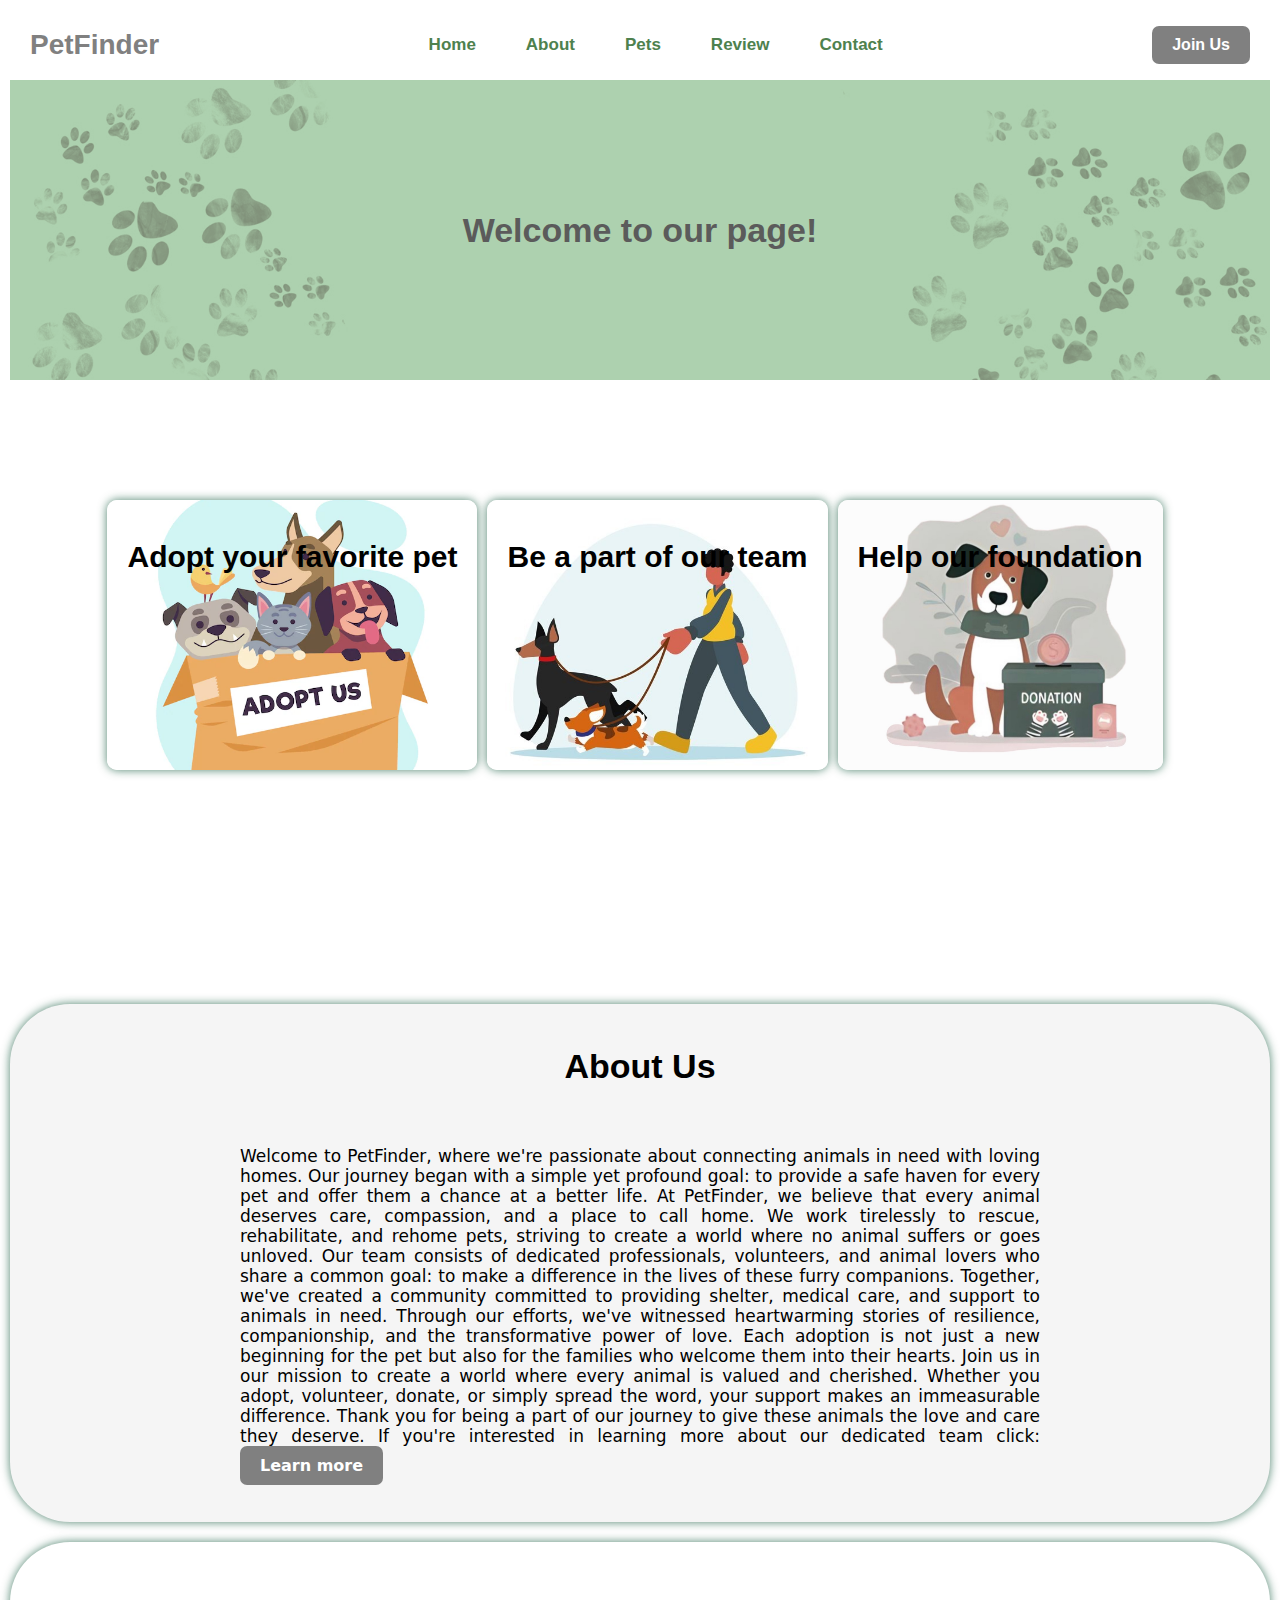
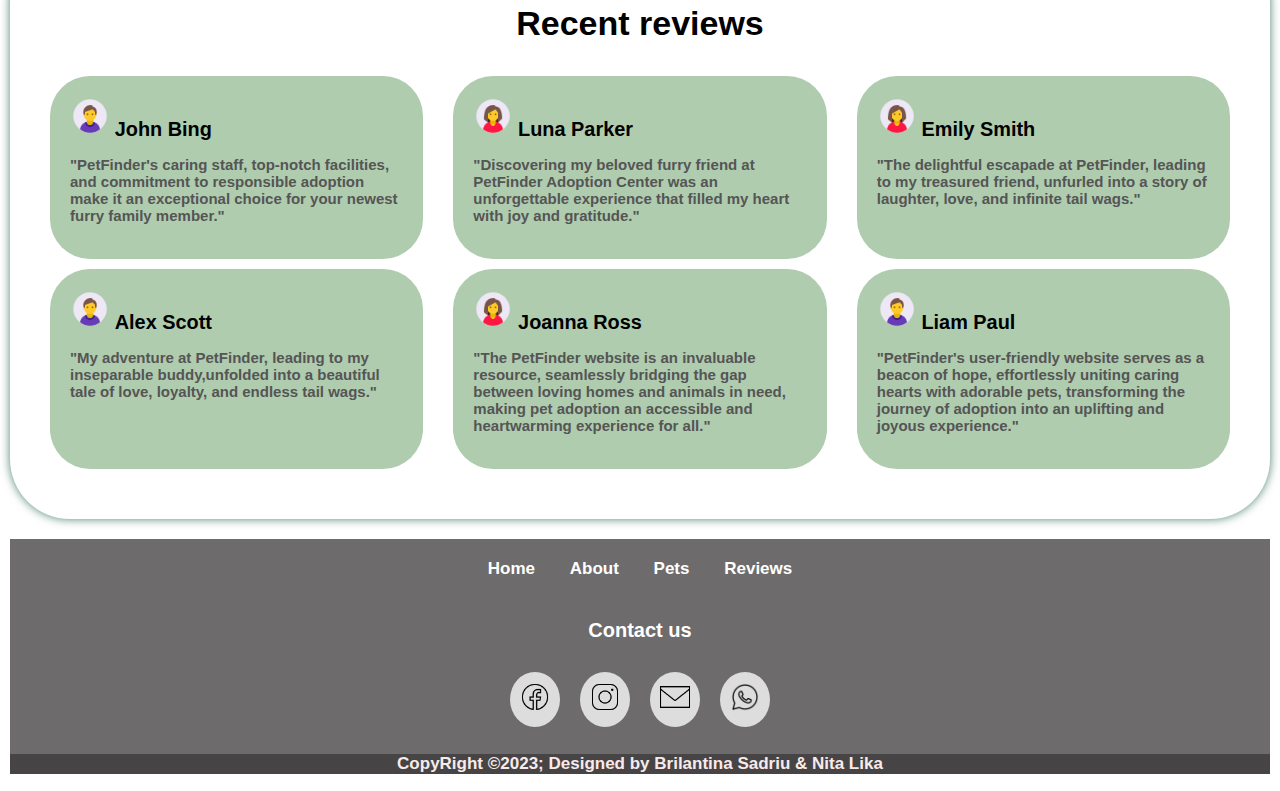
<file: index.html>
<!DOCTYPE html>
<html lang="en">
  <head>
    <title>PetFinder</title>
    <link rel="stylesheet" href="style.css" />
  </head>
  <body>
    <!--header-->
    <section id="home">
    <header>
      <div class="container">
        <a href="#" class="logo">PetFinder</a>
        <nav class="navbar">
          <a href="index.html">Home</a>
          <a href="#aboutus">About</a>
          <a href="adopt.html" target="_blank">Pets</a>
          <a href="#reviews">Review</a>
          <a href="#contact">Contact</a>
        </nav>
        <a href="join.html" class="button" target="_blank">Join Us</a>
      </div>
    </header>
  </section>
    <!--header ends-->

    <!--Main-->
    <div class="main">
      <div class="Welcome">
        <h1>Welcome to our page!</h1>
      </div>
      <div class="box">
        <a href="adopt.html" target="_blank" class="Adopting">
          <div>
            <h1>Adopt your favorite pet</h1>
          </div>
        </a>
        <a href="volunteer.html" target="_blank" class="Volunteering">
          <div>
            <h1>Be a part of our team</h1>
          </div>
        </a>
        <a href="donate.html" target="_blank" class="Charity">
          <div>
            <h1>Help our foundation</h1>
          </div>
        </a>
      </div>
    </div>
    <!--Main ends-->
    <!--About us-->
    <section id="aboutus">
      <div class="box2">
        <div class="aboutus">
          <h1>About Us</h1>
        </div>
        <div class="text">
          <p>
            Welcome to PetFinder, where we're passionate about connecting
            animals in need with loving homes. Our journey began with a simple
            yet profound goal: to provide a safe haven for every pet and offer
            them a chance at a better life. At PetFinder, we believe that every
            animal deserves care, compassion, and a place to call home. We work
            tirelessly to rescue, rehabilitate, and rehome pets, striving to
            create a world where no animal suffers or goes unloved. Our team
            consists of dedicated professionals, volunteers, and animal lovers
            who share a common goal: to make a difference in the lives of these
            furry companions. Together, we've created a community committed to
            providing shelter, medical care, and support to animals in need.
            Through our efforts, we've witnessed heartwarming stories of
            resilience, companionship, and the transformative power of love.
            Each adoption is not just a new beginning for the pet but also for
            the families who welcome them into their hearts. Join us in our
            mission to create a world where every animal is valued and
            cherished. Whether you adopt, volunteer, donate, or simply spread
            the word, your support makes an immeasurable difference. Thank you
            for being a part of our journey to give these animals the love and
            care they deserve. If you're interested in learning more about our
            dedicated team click:

            <a href="learnmore.html" class="button">Learn more</a>
          </p>
        </div>
      </div>
    </section>
    <!--About us ends-->
    <!--Reviews-->
    <section id="reviews">
      <div class="box3">
        <div class="titulli">
          <h1>Recent reviews</h1>
        </div>
        <div class="review">
          <img src="img/john.png" />
          <h3>John Bing</h3>
          <p>
            "PetFinder's caring staff, top-notch facilities, and commitment to
            responsible adoption make it an exceptional choice for your newest
            furry family member."
          </p>
        </div>

        <div class="review">
          <img src="img/woman.png" />
          <h3>Luna Parker</h3>
          <p>
            "Discovering my beloved furry friend at PetFinder Adoption Center
            was an unforgettable experience that filled my heart with joy and
            gratitude."
          </p>
        </div>

        <div class="review">
          <img src="img/woman.png" />
          <h3>Emily Smith</h3>
          <p>
            "The delightful escapade at PetFinder, leading to my treasured
            friend, unfurled into a story of laughter, love, and infinite tail
            wags."
          </p>
        </div>

        <div class="review">
          <img src="img/john.png" />
          <h3>Alex Scott</h3>
          <p>
            "My adventure at PetFinder, leading to my inseparable buddy,unfolded
            into a beautiful tale of love, loyalty, and endless tail wags."
          </p>
        </div>

        <div class="review">
          <img src="img/woman.png" />
          <h3>Joanna Ross</h3>
          <p>
            "The PetFinder website is an invaluable resource, seamlessly
            bridging the gap between loving homes and animals in need, making
            pet adoption an accessible and heartwarming experience for all."
          </p>
        </div>

        <div class="review">
          <img src="img/john.png" />
          <h3>Liam Paul</h3>
          <p>
            "PetFinder's user-friendly website serves as a beacon of hope,
            effortlessly uniting caring hearts with adorable pets, transforming
            the journey of adoption into an uplifting and joyous experience."
          </p>
        </div>
      </div>
    </section>
    <!--Reviews end-->
    <!--Footer-->
    <footer>
      <section id="contact">
        <div class="about">
          <ul>
            <li><a href="#home">Home</a></li>
            <li><a href="#aboutus">About</a></li>
            <li><a href="adopt.html">Pets</a></li>
            <li><a href="#reviews">Reviews</a></li>
          </ul>
        </div>
        <div class="footer">
          <h3>Contact us</h3>
          <div class="contact">
            <a href="https://www.facebook.com/" target="_blank"
              ><img src="img/fb.png" alt="Facebook"
            /></a>
            <a href="https://www.instagram.com/" target="_blank"
              ><img src="img/insta.png" alt="Instagram"
            /></a>
            <a href="https://mail.google.com/" target="_blank"
              ><img src="img/email.png" alt="Email"
            /></a>
            <a href="https://www.whatsapp.com/" target="_blank"
              ><img src="img/whatsapp2.png"
            /></a>
          </div>
        </div>
        <div class="bottom">
          <p>CopyRight &copy;2023; Designed by Brilantina Sadriu & Nita Lika</p>
        </div>
      </section>

      <!--Footer end-->
    </footer>
  </body>
</html>
</file>
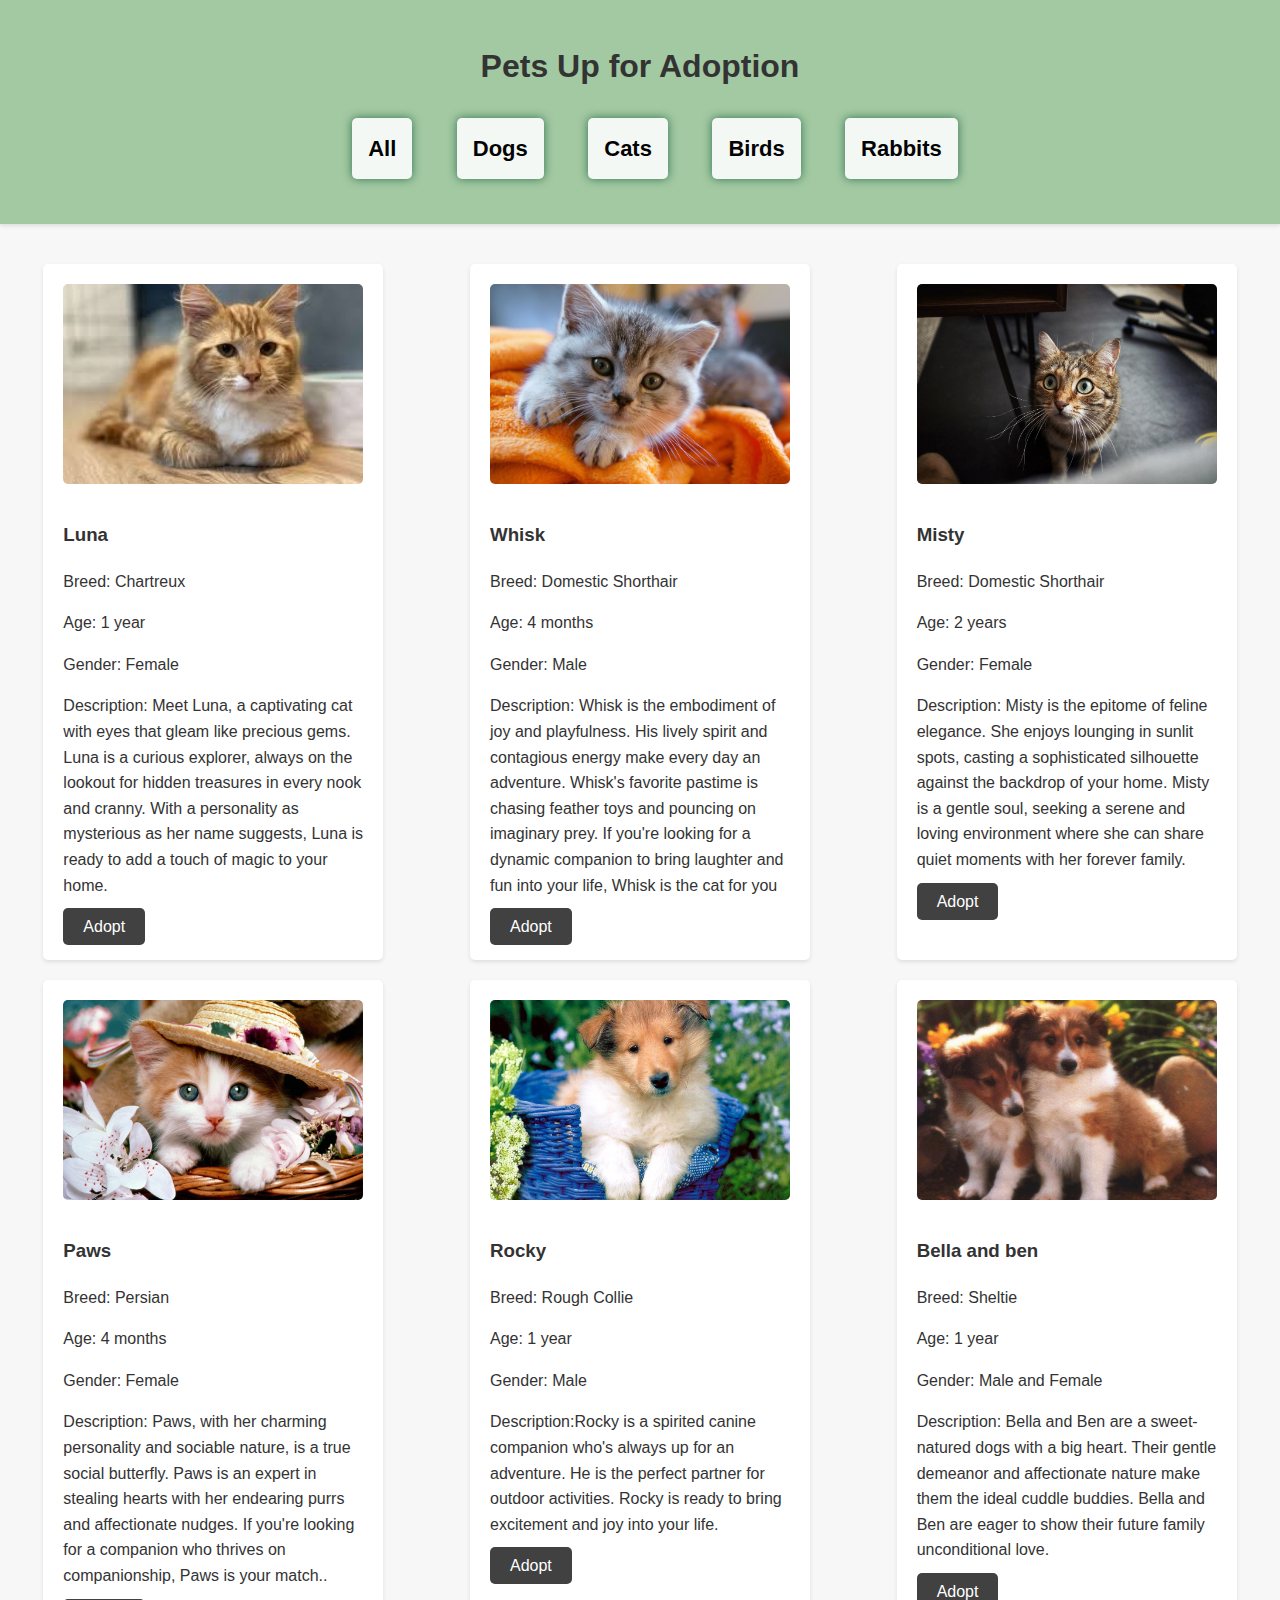
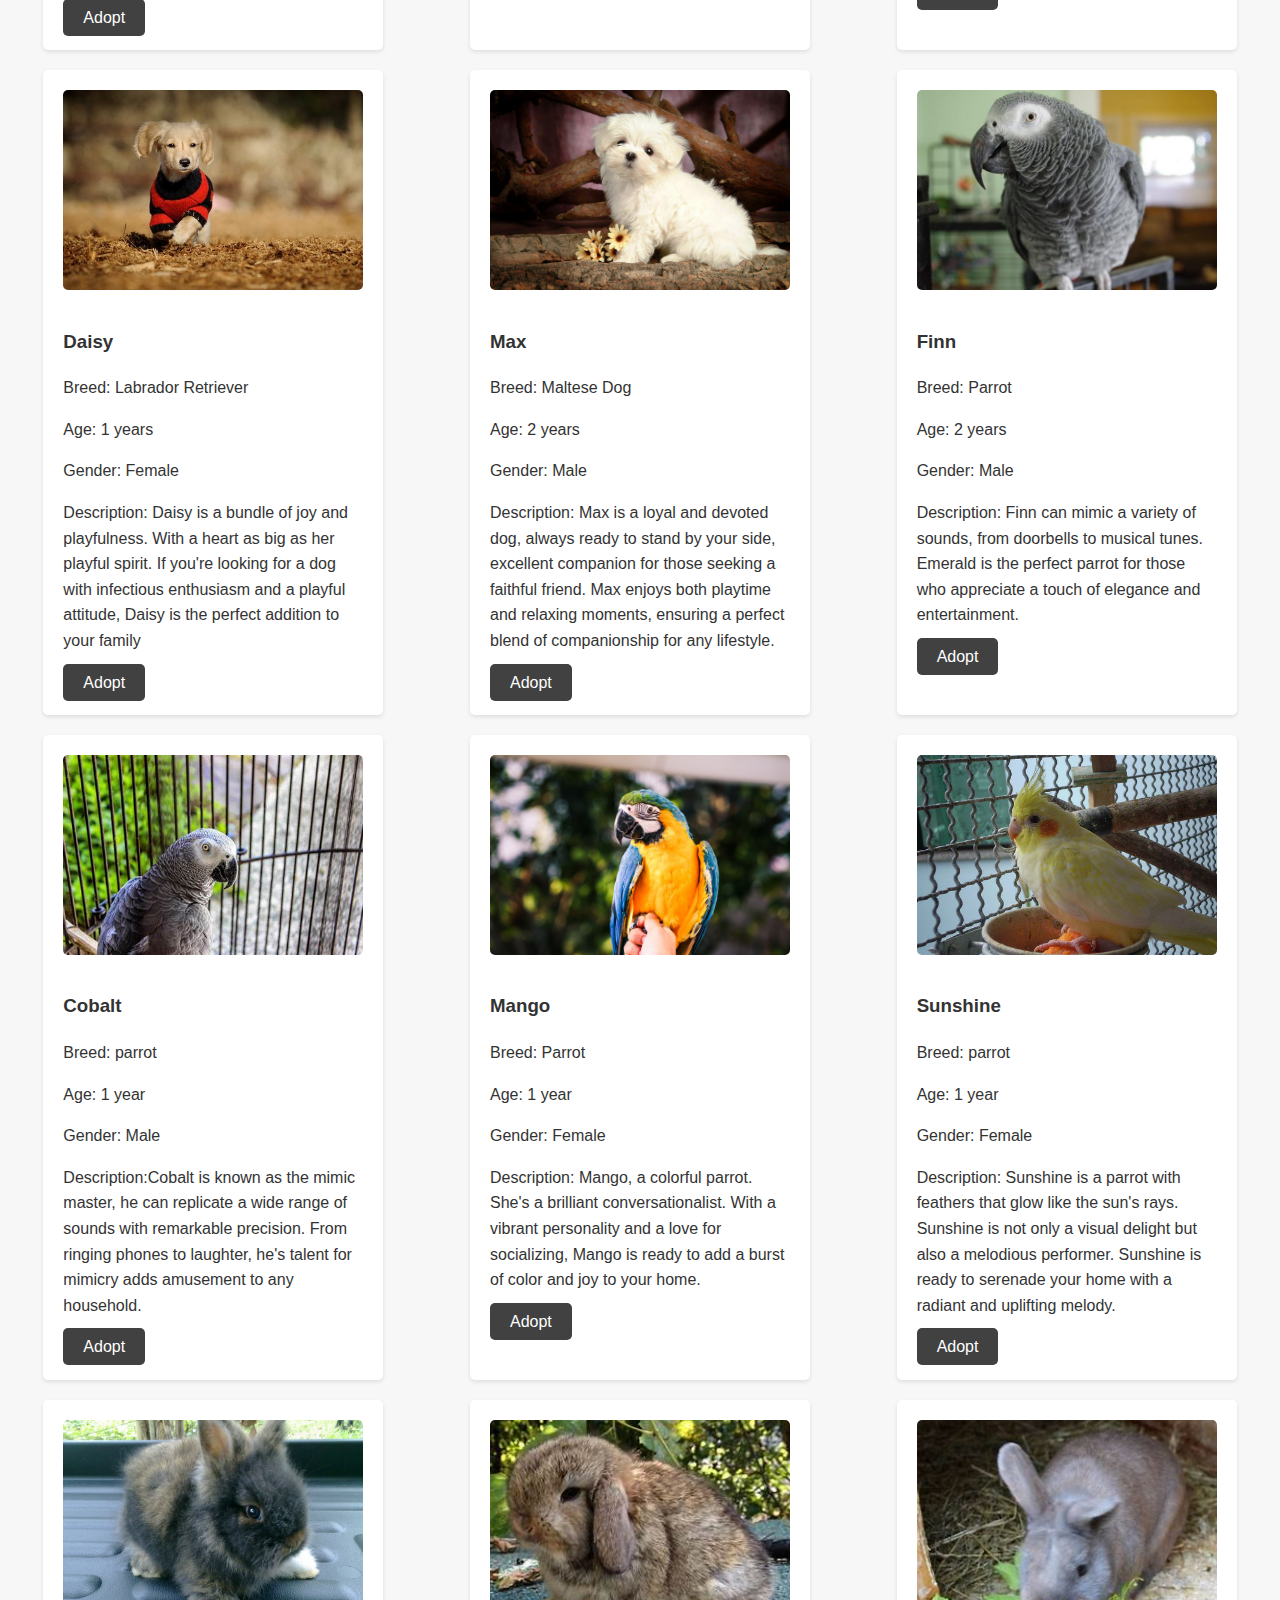
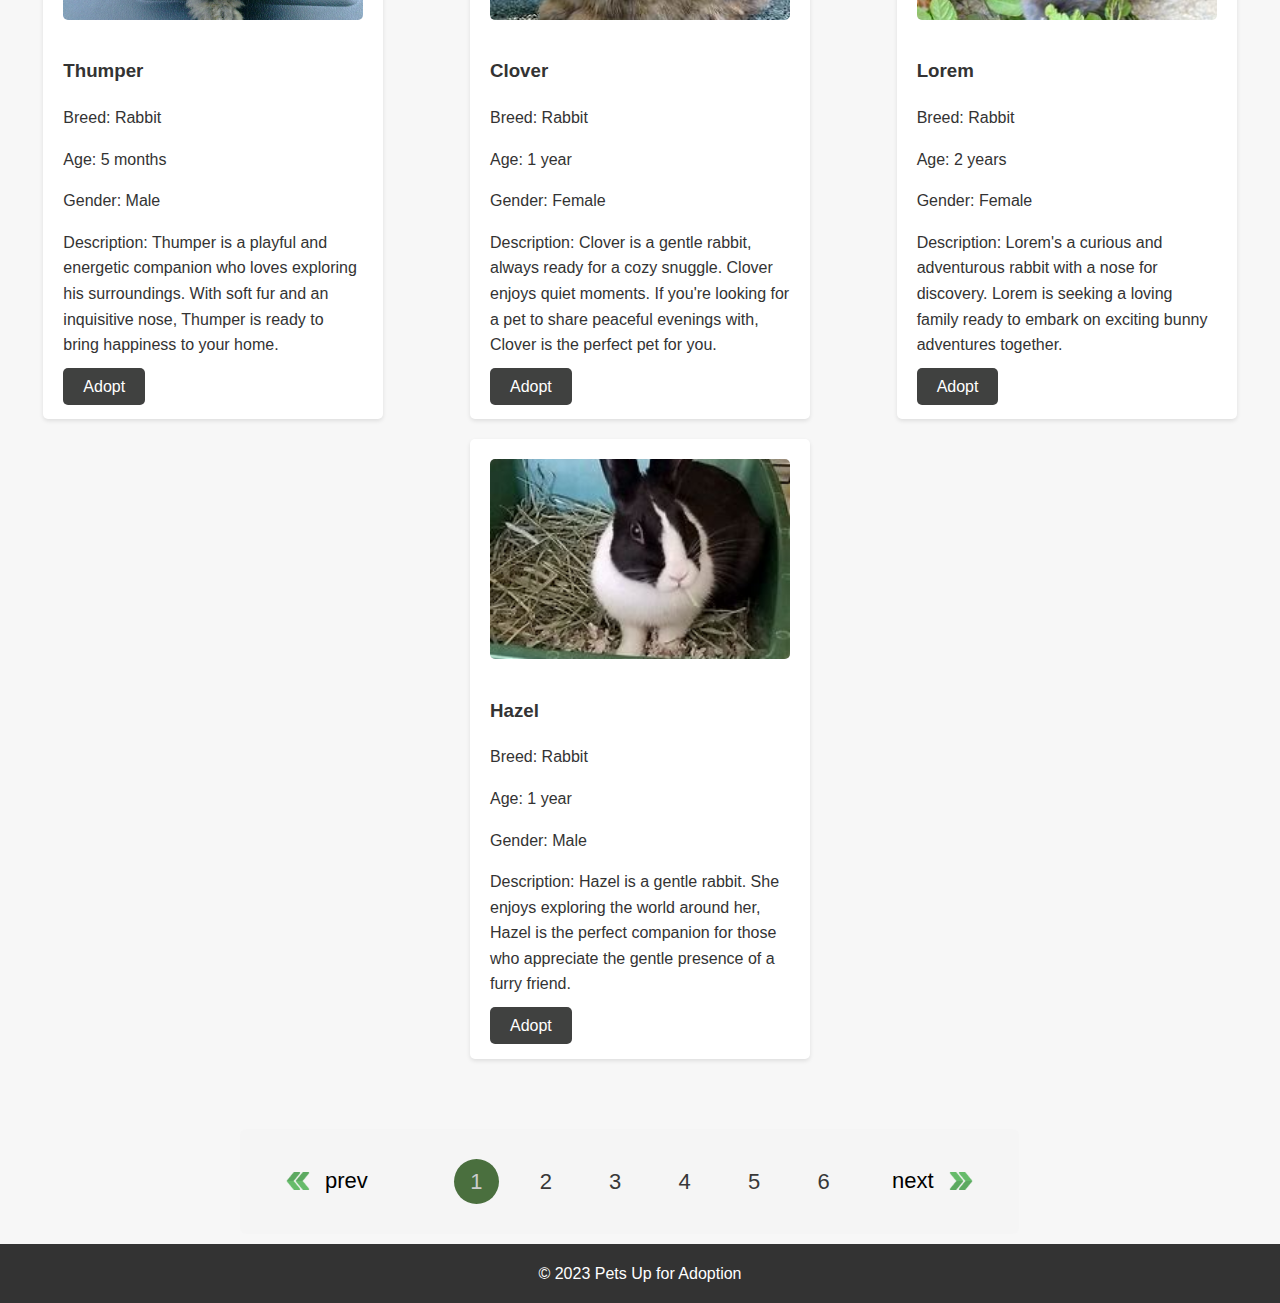
<file: adopt.html>
<!DOCTYPE html>
<html lang="en">

<head>
  <meta charset="UTF-8" />
  <meta name="viewport" content="width=device-width, initial-scale=1.0" />
  <title>Pets Up for Adoption</title>
  <style>
    body {
      font-family: Arial, sans-serif;
      margin: 0;
      padding: 0;
      line-height: 1.6;
      background-color: #f7f7f7;
      color: #333;
    }

    header {
      background-color: rgb(162, 201, 162);
      box-shadow: 0px 2px 4px rgba(0, 0, 0, 0.1);
      padding: 20px 0;
    }

    header h1 {
      text-align: center;
      margin-bottom: 10px;
      color: #333;
    }

    nav ul {
      text-align: center;
    }

    nav ul li {
      display: inline;
      margin-right: 20px;
    }

    nav ul li a {
      text-decoration: none;
      color: #555;
      transition: color 0.3s ease;
      font-family: sans-serif;
      font-weight: bold;
    }

    nav ul li a:hover {
      color: #333;
    }

    .button {
      display: inline-block;
      padding: 8px 16px;
      text-align: center;
      text-decoration: none;
      background-color: rgb(244, 248, 244);
      color: #030303;
      border-radius: 5px;
      margin: 5px;
      box-shadow: 0 0 10px rgba(4, 79, 48, 0.7);
    }

    .button:hover {
      background-color: #ddd;
    }

    .section {
      padding: 40px 0;
    }

    .pet-container {
      display: flex;
      flex-wrap: wrap;
      justify-content: space-around;
    }

    .pet {
      width: 300px;
      background-color: #fff;
      border-radius: 5px;
      padding: 20px;
      box-shadow: 0px 2px 4px rgba(0, 0, 0, 0.1);
      margin-bottom: 20px;
    }

    .pet img {
      width: 300px;
      height: 200px;
      object-fit: cover;
      border-radius: 5px;
      margin-bottom: 10px;
    }

    .buttonA {
      background-color: #404140;
      color: white;
      padding: 10px 20px;
      border: none;
      border-radius: 5px;
      cursor: pointer;
      transition: background-color 0.3s ease;
      text-decoration: none;
    }

    .buttonA:hover {
      background-color: #cfdbd0;
    }

    footer {
      background-color: #333;
      color: #fff;
      text-align: center;
      padding: 1px ;
    }

    .pagination-container {
            display: flex;
            justify-content: space-between;
            align-items: center;
            margin-left: auto;
            margin-right: auto;
            max-width: 800px;
            padding: 10px 0; 
        }
.pagination{
display: flex;
align-items: center;
background: whitesmoke;
color: #383838;
padding: 10px 40px;
border-radius: 6px;
}

ul{
    margin: 20px 30px;
}

ul li{
    display: inline-block;
    margin: 0 10px;
    width: 45px;
    height: 45px;
    border-radius: 50%;
    text-align: center;
    font-size: 22px;
    font-weight: 500;
    line-height: 45px;
    cursor: pointer;

}

ul li.active{
    color:#ccc;
    background-image: linear-gradient( #4a6f3e,  #4a6f3e);
    background-repeat: no-repeat;
}
.btn1, .btn2{
    display: inline-flex;
    align-items: center;
    font-size: 22px;
    font-weight: 500;
    color: 383838;
    background: transparent;
    outline: none;
    border: none;
    cursor: pointer;
}
.btn1 img{
    width: 24px;
    margin-right: 15px;
    transform:rotate(180deg) ;

}
.btn2 img{
    width: 24px;
    margin-left: 15px;
}

  </style>
</head>

<body>
  <header>
    <div class="container">
      <h1>Pets Up for Adoption</h1>
      <nav>
        <ul class="button-list">
          <li><a href="#available-pets" class="button">All</a></li>
          <li><a href="#how-to-adopt" class="button">Dogs</a></li>
          <li><a href="#contact-us" class="button">Cats</a></li>
          <li><a href="#contact-us" class="button">Birds</a></li>
          <li><a href="#contact-us" class="button">Rabbits</a></li>
        </ul>
      </nav>
    </div>
  </header>

  <main>
    <section id="available-pets" class="section">
      <div class="container pet-container">
        <div class="pet">
          <img src="img/cat1.jpeg" alt="Pet 1" />
          <h3>Luna</h3>
          <p>Breed: Chartreux</p>
          <p>Age: 1 year</p>
          <p>Gender: Female</p>
          <p>Description: Meet Luna, a captivating cat with eyes that gleam like precious gems. Luna is a curious explorer, always on the lookout for hidden treasures in every nook and cranny. With a personality as mysterious as her name suggests, Luna is ready to add a touch of magic to your home.</p>
          <a href="join.html" class="buttonA">Adopt</a>
        </div>
        <div class="pet">
          <img src="img/cat2.jpeg" alt="Pet 2" />
          <h3>Whisk</h3>
          <p>Breed: Domestic Shorthair</p>
          <p>Age: 4 months</p>
          <p>Gender: Male</p>
          <p>Description: Whisk is the embodiment of joy and playfulness. His lively spirit and contagious energy make every day an adventure. Whisk's favorite pastime is chasing feather toys and pouncing on imaginary prey. If you're looking for a dynamic companion to bring laughter and fun into your life, Whisk is the cat for you</p>          
          <a href="join.html" class="buttonA">Adopt</a>
        </div>
        <div class="pet">
          <img src="img/cat3.jpeg" alt="Pet 3" />
          <h3>Misty</h3>
          <p>Breed: Domestic Shorthair </p>
          <p>Age: 2 years</p>
          <p>Gender: Female</p>
          <p>Description: Misty is the epitome of feline elegance. She enjoys lounging in sunlit spots, casting a sophisticated silhouette against the backdrop of your home. Misty is a gentle soul, seeking a serene and loving environment where she can share quiet moments with her forever family.</p>
          <a href="join.html" class="buttonA">Adopt</a>
        </div>
        <div class="pet">
          <img src="img/cat4.jpeg" alt="Pet 4" />
          <h3>Paws</h3>
          <p>Breed: Persian</p>
          <p>Age: 4 months</p>
          <p>Gender: Female</p>
          <p>Description: Paws, with her charming personality and sociable nature, is a true social butterfly. Paws is an expert in stealing hearts with her endearing purrs and affectionate nudges. If you're looking for a companion who thrives on companionship, Paws is your match..</p>
          <a href="join.html" class="buttonA">Adopt</a>
        </div>
        <div class="pet">
          <img src="img/dog1.jpeg" alt="Pet 5" />
          <h3>Rocky</h3>
          <p>Breed: Rough Collie</p>
          <p>Age: 1 year</p>
          <p>Gender: Male</p>
          <p>Description:Rocky is a spirited canine companion who's always up for an adventure. He is the perfect partner for outdoor activities. Rocky is ready to bring excitement and joy into your life.</p>
          <a href="join.html" class="buttonA">Adopt</a>
        </div>
        <div class="pet">
          <img src="img/dog2.jpeg" alt="Pet 6" />
          <h3>Bella and ben</h3>
          <p>Breed: Sheltie</p>
          <p>Age: 1 year</p>
          <p>Gender: Male and Female</p>
          <p>Description: Bella and Ben are a sweet-natured dogs with a big heart. Their gentle demeanor and affectionate nature make them the ideal cuddle buddies. Bella and Ben are eager to show their future family unconditional love.</p>
          <a href="join.html" class="buttonA">Adopt</a>
        </div>
        <div class="pet">
          <img src="img/dog3.jpeg" alt="Pet 7" />
          <h3>Daisy</h3>
          <p>Breed: Labrador Retriever</p>
          <p>Age: 1 years</p>
          <p>Gender: Female</p>
          <p>Description: Daisy is a bundle of joy and playfulness. With a heart as big as her playful spirit. If you're looking for a dog with infectious enthusiasm and a playful attitude, Daisy is the perfect addition to your family</p>
          <a href="join.html" class="buttonA">Adopt</a>
        </div>
        <div class="pet">
          <img src="img/dog4.jpeg" alt="Pet 8" />
          <h3>Max</h3>
          <p>Breed: Maltese Dog</p>
          <p>Age: 2 years</p>
          <p>Gender: Male</p>
          <p>Description: Max is a loyal and devoted dog, always ready to stand by your side, excellent companion for those seeking a faithful friend. Max enjoys both playtime and relaxing moments, ensuring a perfect blend of companionship for any lifestyle.</p>
          <a href="join.html" class="buttonA">Adopt</a>
        </div><div class="pet">
          <img src="img/parrot1.jpeg" alt="Pet 8" />
          <h3>Finn</h3>
          <p>Breed: Parrot</p>
          <p>Age: 2 years</p>
          <p>Gender: Male</p>
          <p>Description: Finn can mimic a variety of sounds, from doorbells to musical tunes. Emerald is the perfect parrot for those who appreciate a touch of elegance and entertainment.</p>
          <a href="join.html" class="buttonA">Adopt</a>
        </div>
        <div class="pet">
          <img src="img/parrot2.jpeg" alt="Pet 8" />
          <h3>Cobalt</h3>
          <p>Breed: parrot</p>
          <p>Age: 1 year</p>
          <p>Gender: Male</p>
          <p>Description:Cobalt is known as the mimic master, he can replicate a wide range of sounds with remarkable precision. From ringing phones to laughter, he's talent for mimicry adds amusement to any household.</p>
          <a href="join.html" class="buttonA">Adopt</a>
        </div><div class="pet">
          <img src="img/parrot3.jpeg" alt="Pet 8" />
          <h3>Mango</h3>
          <p>Breed: Parrot</p>
          <p>Age: 1 year</p>
          <p>Gender: Female</p>
          <p>Description: Mango, a colorful parrot. She's a brilliant conversationalist. With a vibrant personality and a love for socializing, Mango is ready to add a burst of color and joy to your home.</p>
          <a href="join.html" class="buttonA">Adopt</a>
        </div><div class="pet">
          <img src="img/parrot4.jpeg" alt="Pet 8" />
          <h3>Sunshine</h3>
          <p>Breed: parrot</p>
          <p>Age: 1 year</p>
          <p>Gender: Female</p>
          <p>Description: Sunshine is a parrot with feathers that glow like the sun's rays. Sunshine is not only a visual delight but also a melodious performer. Sunshine is ready to serenade your home with a radiant and uplifting melody.</p>
          <a href="join.html" class="buttonA">Adopt</a>
        </div><div class="pet">
          <img src="img/rabbit1.jpeg" alt="Pet 8" />
          <h3>Thumper</h3>
          <p>Breed: Rabbit</p>
          <p>Age: 5 months</p>
          <p>Gender: Male</p>
          <p>Description: Thumper is a playful and energetic companion who loves exploring his surroundings. With soft fur and an inquisitive nose, Thumper is ready to bring happiness to your home.</p>
          <a href="join.html" class="buttonA">Adopt</a>
        </div><div class="pet">
          <img src="img/rabbit2.jpeg" alt="Pet 8" />
          <h3>Clover</h3>
          <p>Breed: Rabbit</p>
          <p>Age: 1 year</p>
          <p>Gender: Female</p>
          <p>Description: Clover is a gentle rabbit, always ready for a cozy snuggle. Clover enjoys quiet moments. If you're looking for a pet to share peaceful evenings with, Clover is the perfect pet for you.</p>
          <a href="join.html" class="buttonA">Adopt</a>
        </div><div class="pet">
          <img src="img/rabbit3.jpeg" alt="Pet 8" />
          <h3>Lorem</h3>
          <p>Breed: Rabbit</p>
          <p>Age: 2 years</p>
          <p>Gender: Female</p>
          <p>Description: Lorem's a curious and adventurous rabbit with a nose for discovery. Lorem is seeking a loving family ready to embark on exciting bunny adventures together.</p>
          <a href="join.html" class="buttonA">Adopt</a>
        </div><div class="pet">
          <img src="img/rabbit4.jpeg" alt="Pet 8" />
          <h3>Hazel</h3>
          <p>Breed: Rabbit</p>
          <p>Age: 1 year</p>
          <p>Gender: Male</p>
          <p>Description: Hazel is a gentle rabbit. She enjoys exploring the world around her, Hazel is the perfect companion for those who appreciate the gentle presence of a furry friend.</p>
          <a href="join.html" class="buttonA">Adopt</a>
        </div>
      </div>
    </section>
</main>
  <div class="pagination-container">
    <div class="pagination">
      <button class="btn1" onclick="backbtn()"> <img src="img/arrow2.png">prev</button>
      <ul>
        <li class="link active" value="1" onclick="activeLink()">1</li>
        <li class="link" value="2" onclick="activeLink()">2</li>
        <li class="link" value="3" onclick="activeLink()">3</li>
        <li class="link" value="4" onclick="activeLink()">4</li>
        <li class="link" value="5" onclick="activeLink()">5</li>
        <li class="link" value="6" onclick="activeLink()">6</li>
      </ul>
      <button class="btn2" onclick="nextbtn()">next<img src="img/arrow2.png"></button>
    </div>
  </div>

  <footer>
    <p>&copy; 2023 Pets Up for Adoption</p>
  </footer>

  <script>
    let link = document.getElementsByClassName("link");
    let currentValue = 1;

    function activeLink() {
      for (l of link) {
        l.classList.remove("active");
      }
      event.target.classList.add("active");
      currentValue = event.target.value;
    }

    function backbtn() {
      if (currentValue > 1) {
        for (l of link) {
          l.classList.remove("active");
        }
        currentValue--;
        link[currentValue - 1].classList.add("active");
      }
    }

    function nextbtn() {
      if (currentValue < 6) {
        for (l of link) {
          l.classList.remove("active");
        }
        currentValue++;
        link[currentValue - 1].classList.add("active");
      }
    }

  </script>
</body>

</html>
</file>
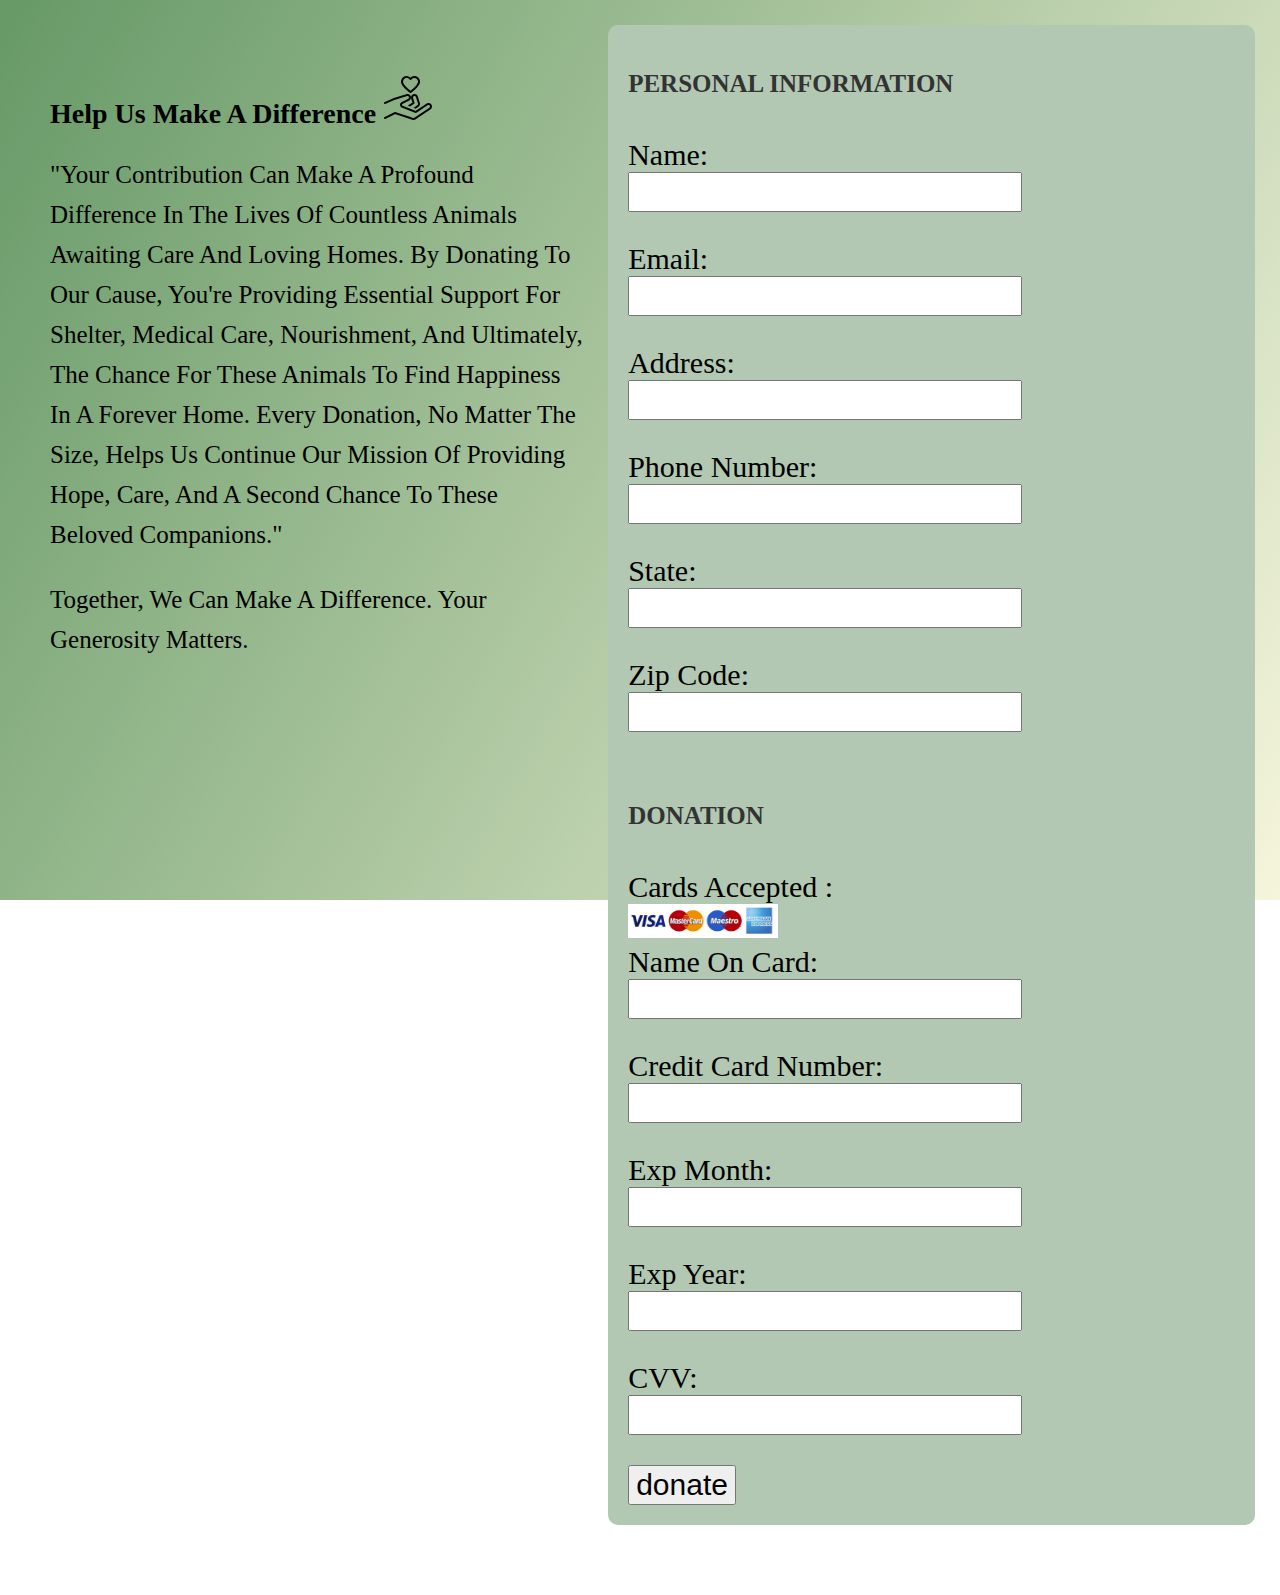
<file: donate.html>
<!DOCTYPE html>
<html lang="en">
<head>
    <meta charset="UTF-8" />
    <meta name="viewport" content="width=device-width, initial-scale=1.0" />
    <title>Donate</title>
    <link rel="stylesheet" href="sign.css" />
    <script src="validation.js" defer></script>
</head>

<body>
    <div class="container">
        <div class="info">
            <h2>Help Us Make a Difference <img src="img/donate.png" alt="" /></h2>
            <p>
"Your contribution can make a profound difference in the lives of countless animals awaiting care and loving homes. By donating to our cause, you're providing essential support for shelter, medical care, nourishment, and ultimately, the chance for these animals to find happiness in a forever home. Every donation, no matter the size, helps us continue our mission of providing hope, care, and a second chance to these beloved companions."
            </p>
            <p>Together, we can make a difference. Your generosity matters.</p>
        </div>

        <form id="form" onsubmit="validateDonate(event)">
            <div class="row">
                <div class="col">
                    <h3 class="title">Personal information</h3>

                    <div class="inputbox">
                        <span>Name:</span>
                        <input type="text" id="firstName">
                        <p id="nameError" class="error"></p>
                      </div>

                    <div class="inputbox">
                        <span>Email:</span>
                        <input type="email" id="email">
                        <p id="emailError" class="error"></p>
                    </div>
            
            
                    <div class="inputbox">
                        <span>Address:</span>
                        <input type="text" id="adress" />
                        <p  id="adressError" class="error"></p>
                    </div>

                    <div class="inputbox">
                        <span>Phone Number:</span>
                        <input type="tel" id="phoneNr" />
                        <p id="phoneNrError" class="error"></p>
                      </div>
                        
                    <div class="inputbox">
                        <span>State:</span>
                        <input type="text" id="state" />
                        <p id="stateError" class="error"></p>
                    </div>

                    <div class="inputbox">
                        <span>Zip Code:</span>
                        <input type="text" id="zip"/>
                        <p id="zipError" class="error"></p>
                    </div>
                </div>

                <div class="col">
                    <h3 class="title">Donation</h3>

                    <div class="inputbox">
                        <span>Cards accepted :</span>
                        <img src="img/s-l1600.jpg" alt="cards" width="150px" />
                    </div>

                    <div class="inputbox">
                        <span>Name on card:</span>
                        <input type="text" id="cardName" />
                        <p id="cardNameError" class="error"></p>
                    </div>

                    <div class="inputbox">
                        <span>Credit card number:</span>
                        <input type="text" id="creditCard" />
                        <p id="creditCardError" class="error"></p>
                    </div>

                    <div class="inputbox">
                        <span>exp month:</span>
                        <input type="text" id="expMonth"/>
                        <p id="expMonthError" class="error"></p>
                    </div>

                    <div class="inputbox">
                        <span>exp year:</span>
                        <input type="number" id="expYear" />
                        <p id="expYearError" class="error"></p>
                    </div>

                    <div class="inputbox">
                        <span>CVV:</span>
                        <input type="text" id="CVV"/>
                        <p id="CVVError" class="error"></p>
                    </div>
                </div>
            </div>
            <input type="submit" value="donate" class="submit-btn"/>
        </form>
    </div>


    
    <script type="module">
      import { validateName, validateEmail, validatePhoneNr, validateAdress, validateZip, validateState, validateNameOnCard, validateCreditCard, validateCardM, validateCardY, validateCVV } from './validation.js';
  
      document.getElementById('form').addEventListener('submit', function(event) {
        var isValidName = validateName();
        var isValidEmail = validateEmail();
        var isValidPhoneNr = validatePhoneNr();
        var isValidAdress = validateAdress();
        var isValidZip = validateZip();
        var isValidState = validateState();
        var isValidNameOnCard = validateNameOnCard();
        var isValidCreditCard = validateCreditCard();
        var isValidCardM = validateCardM();
        var isValidCardY = validateCardY();
        var isValidCVV = validateCVV();


        
        if (!isValidName || !isValidEmail || !isValidPhoneNr || !isValidAdress || !isValidZip || !isValidState || !isValidNameOnCard || !isValidCreditCard || !isValidCardM || !isValidCardM || !isValidCVV) {
          event.preventDefault();
        }
      });
  </script>

</body>
</html>
</file>
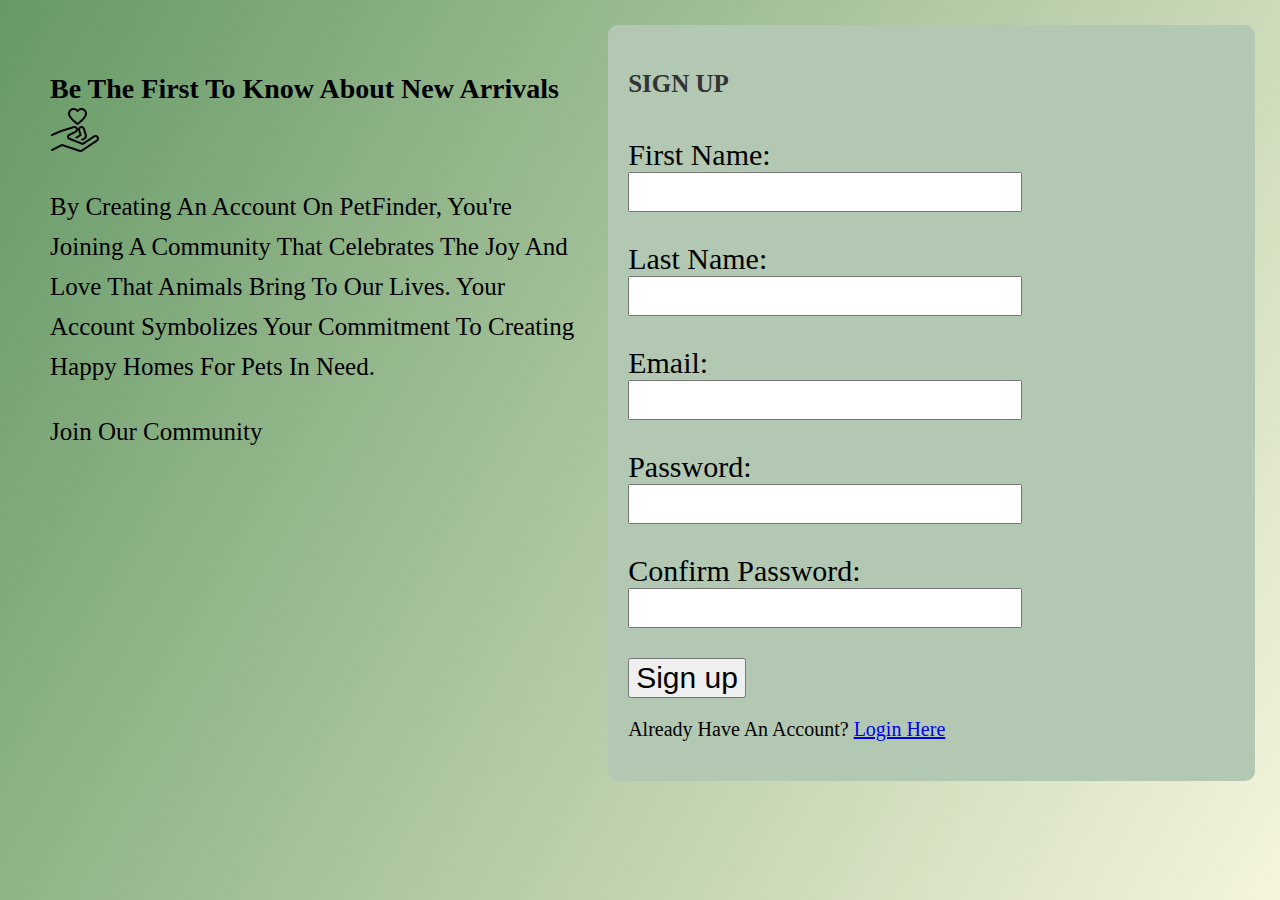
<file: join.html>
<!DOCTYPE html>
<html lang="en">
<head>
    <meta charset="UTF-8">
    <meta name="viewport" content="width=device-width, initial-scale=1.0">

    <link rel="stylesheet" href="sign.css" />
    <script src="validation.js" defer></script>
</head>
<body>
    <div class="container">
        <div class="info">
            <h2>Be the first to know about new arrivals<img src="img/donate.png" alt="" /></h2>
            <p>
By creating an account on PetFinder, you're joining a community that celebrates the joy and love that animals bring to our lives. Your account symbolizes your commitment to creating happy homes for pets in need.
            </p>
            <p>Join our community</p>
        </div>
          
        <form id="form">
            <div class="row">
                <div class="col">
                    <h3 class="title">Sign up</h3>

                    <div class="inputbox">
                        <span>First Name:</span>
                        <input type="text" id="firstName">
                        <p id="nameError" class="error"></p>
                    </div>

                    <div class="inputbox">
                        <span>Last Name:</span>
                        <input type="text" id="lastName">
                        <p id="lastNameError" class="error"></p>
                    </div>

                    <div class="inputbox">
                        <span>Email:</span>
                        <input type="email" id="email">
                        <p id="emailError" class="error"></p>
                    </div>

                    <div class="inputbox">
                        <span>Password:</span>
                        <input type="password" id="password">
                        <p id="passwordError" class="error"></p>
                    </div>

                    <div class="inputbox">
                        <span>Confirm Password:</span>
                        <input type="password" id="confirmPassword">
                        <p id="confirmPasswordError" class="error"></p>
                    </div>
                </div>
            </div>
            <input type="submit" value="Sign up" class="submit-btn">
                        <p class="par2">Already have an account? <a href="login.html">Login here</a></p>

        </form>
    </div>



    <script type="module">
        import { validateName,  validateLname, validateEmail, validatePassword, validateConfirmPassword} from './validation.js';
    
        document.getElementById('form').addEventListener('submit', function(event) {
        var isValidName = validateName();
        var isValidLname = validateLname();
        var isValidEmail = validateEmail();
        var isValidConfirmPassword = validateConfirmPassword();

    
          if (!isValidName || !isValidLname || !isValidEmail || !isValidPassword || !isValidConfirmPassword) {
            event.preventDefault();
          }
        });
    </script>


</body>
</html>
</file>
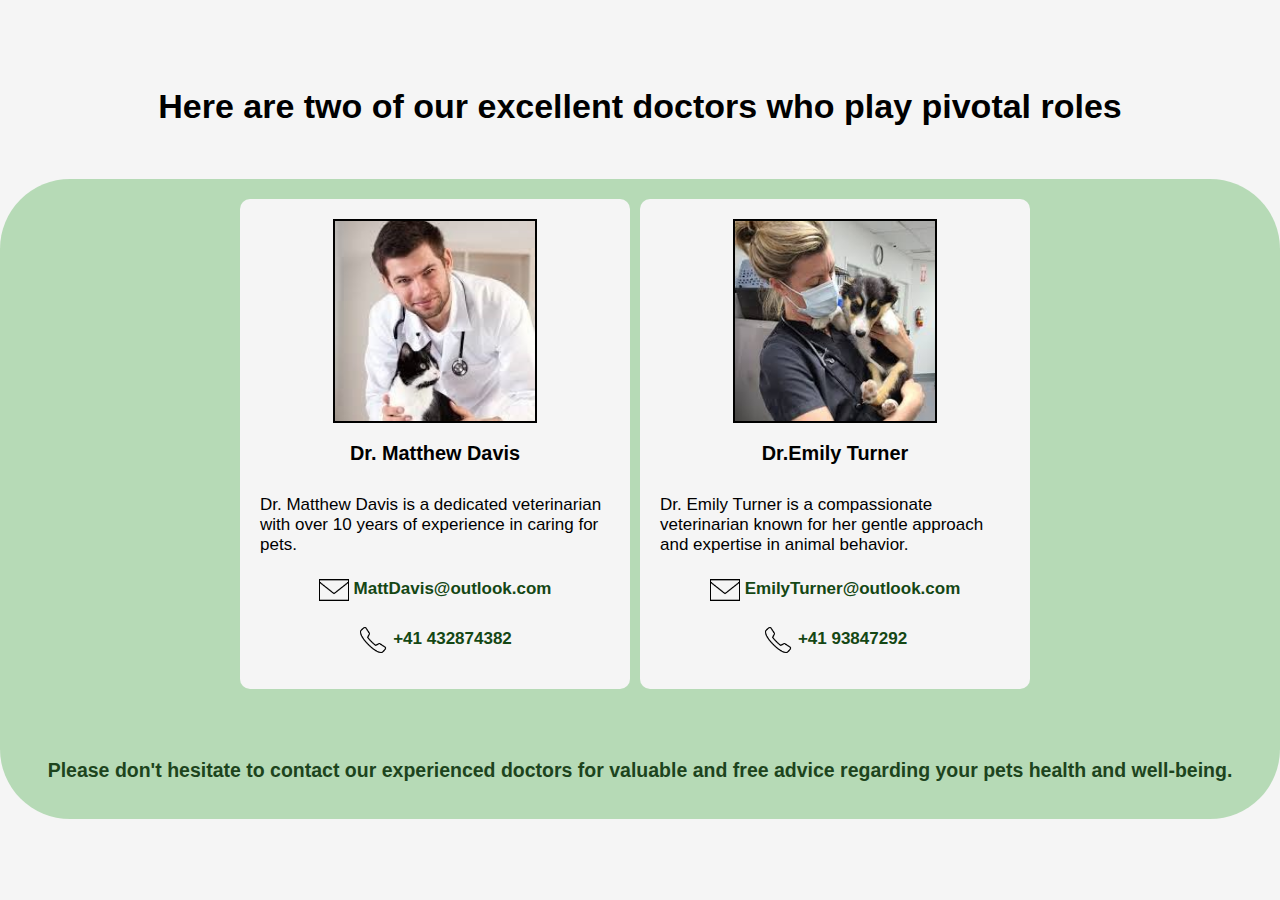
<file: learnmore.html>
<!DOCTYPE html>
<html lang="en">
  <head>
    <meta charset="UTF-8" />
    <meta name="viewport" content="width=device-width, initial-scale=1.0" />
    <style>
      body {
        margin: 0;
        font-family: "Open Sans", sans-serif;
        font-size: 17px;
        font-weight: bolder;
        background-color: whitesmoke;
        background-size: cover;
      }

      h2 {
        font-family: "Gill Sans", "Gill Sans MT", Calibri, "Trebuchet MS",
          sans-serif;
        color: rgb(29, 68, 29);
      }

      .head {
        display: flex;
        flex-direction: column;
        align-items: center;
        margin-top: 5%;
      }

      .box1 {
        display: flex;
        flex-direction: column;
        justify-content: space-between;
        align-items: center;
        margin-top: 30px;
        background-color: rgba(95, 180, 95, 0.418);
        padding: 20px;
        border-radius: 70px;
        min-height: 600px;
      }
      .doctor-container {
        display: flex;
        justify-content: space-around;
        margin-bottom: 20px; 
      }
      .doctor {
        width: 350px;
        padding: 20px;
        border-radius: 10px;
        height: 450px;
        margin-right: 10px;
        background-color: whitesmoke;
        display: flex;
        flex-direction: column;
        align-items: center;
        justify-content: flex-start;
      }
      .doctor img:not(.icon) {
        display: block;
        border: 2px solid black;
        width: 200px; 
        height: 200px;
        object-fit: cover;
      }
      .doctor h3 {
        text-align: center;
      }

      .doctor p {
        font-weight: normal;
      }

      .doctor .icon {
        width: 30px; 
        height: 30px; 
        margin-right: 5px; 
        vertical-align: middle;
      }
      .doctor a {
        text-decoration: none;
        color: rgb(20, 71, 20);
        font-weight: bold;
      }
      .doctor p {
        margin: 10px 0; 
      }
      .text {
        text-align: center;
        margin-top: 20px; 
        font-size: 13px;
      }
    </style>
    <title>Document</title>
  </head>
  <body>
    <div class="main">
      <div class="head">
        <h1>Here are two of our excellent doctors who play pivotal roles</h1>
      </div>
      <div class="box1">
        <div class="doctor-container">
          <div class="doctor">
            <img src="img/doc1.jpeg" alt="" />
            <h3>Dr. Matthew Davis</h3>
            <p>
              Dr. Matthew Davis is a dedicated veterinarian with over 10 years
              of experience in caring for pets.
            </p>
            <p>
              <img class="icon" src="img/email.png" alt="" /><a href="#"
                >MattDavis@outlook.com</a
              >
            </p>
            <p>
              <img class="icon" src="img/phone.png" alt="" /><a href="#"
                >+41 432874382</a
              >
            </p>
          </div>
          <div class="doctor">
            <img src="img/doc2.jpeg" alt="" />
            <h3>Dr.Emily Turner</h3>
            <p>
              Dr. Emily Turner is a compassionate veterinarian known for her
              gentle approach and expertise in animal behavior.
            </p>
            <p>
              <img class="icon" src="img/email.png" alt="" /><a href="#"
                >EmilyTurner@outlook.com</a
              >
            </p>
            <p>
              <img class="icon" src="img/phone.png" alt="" /><a href="#"
                >+41 93847292</a
              >
            </p>
          </div>
        </div>
        <div class="text">
          <h2>
          Please don't hesitate to contact our experienced doctors for valuable and free advice regarding your pets health and well-being.
          </h2>
        </div>
      </div>
    </div>
  </body>
</html>
</file>
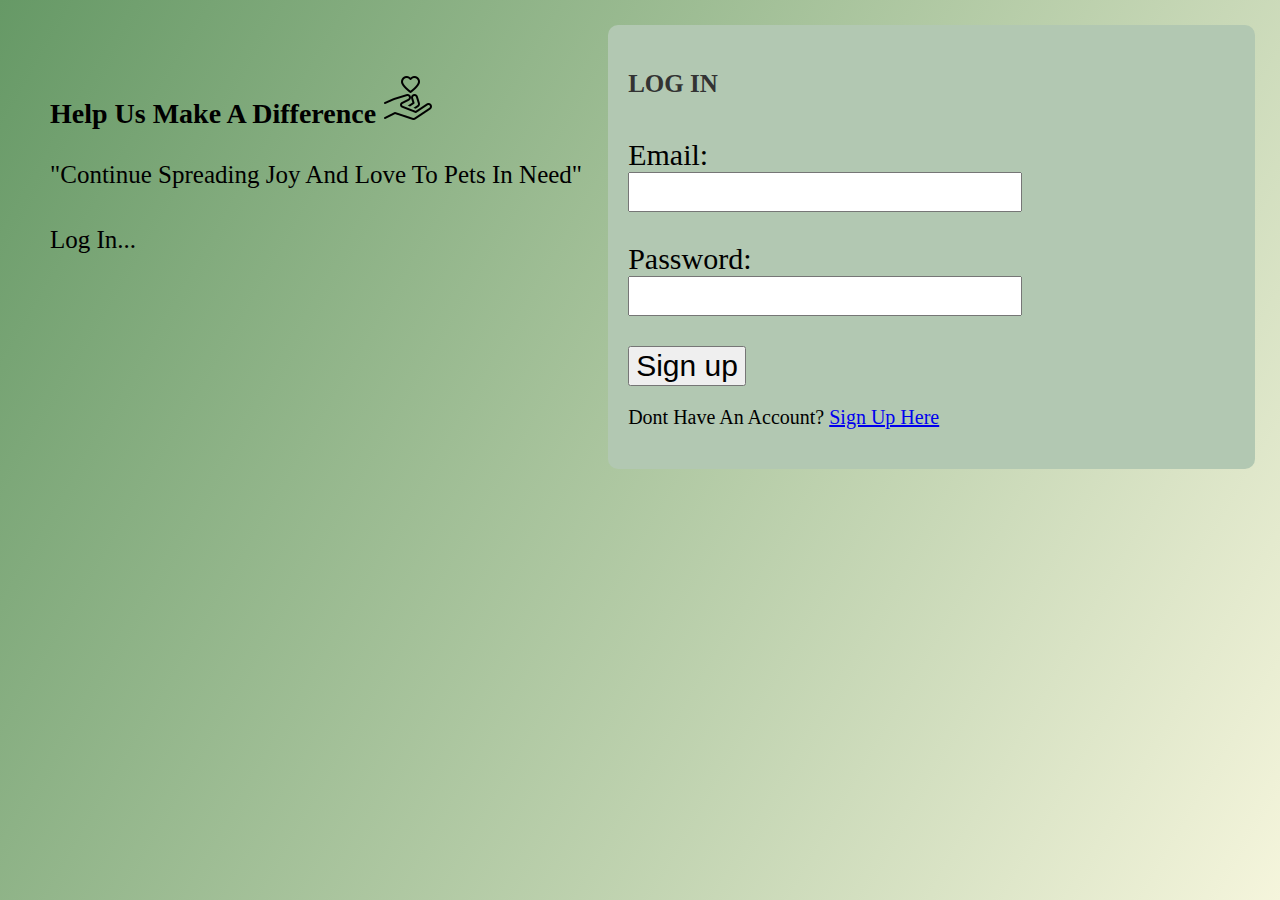
<file: login.html>
<!DOCTYPE html>
<html lang="en">
<head>
    <meta charset="UTF-8">
    <meta name="viewport" content="width=device-width, initial-scale=1.0">
    <title>Document</title>
    <link rel="stylesheet" href="sign.css" />
    <script src="validation.js" defer></script>

</head>
<body>
    <div class="container">
        <div class="info">
            <h2>Help Us Make a Difference <img src="img/donate.png" alt="" /></h2>
            <p>
            "continue spreading joy and love to pets in need"
            </p>
            <p>Log in...</p>
        </div>
        <form id="form">
            <div class="row">
                <div class="col">
                    <h3 class="title">Log in</h3>
                    
                    <div class="inputbox">
                        <span>Email:</span>
                        <input type="email" id="email">
                        <p id="emailError" class="error"></p>
                    </div>        
                    <div class="inputbox">
                        <span>Password:</span>
                        <input type="password" id="password">
                        <p id="passwordError" class="error"></p>
                    </div>
                </div>
            </div>
            <input type="submit" value="Sign up" class="submit-btn">
            <p class="par2">Dont have an account? <a href="join.html">Sign up here</a></p>
        </form>
    </div>

    <script type="module">
      import { validateEmail, validatePassword } from './validation.js';
  
      document.getElementById('form').addEventListener('submit', function(event) {
        var isValidEmail = validateEmail();
        var isValidPassword = validatePassword();
  
        if (!isValidEmail || !isValidPassword) {
          event.preventDefault();
        }
      });
  </script>


</body>
</html>
</file>
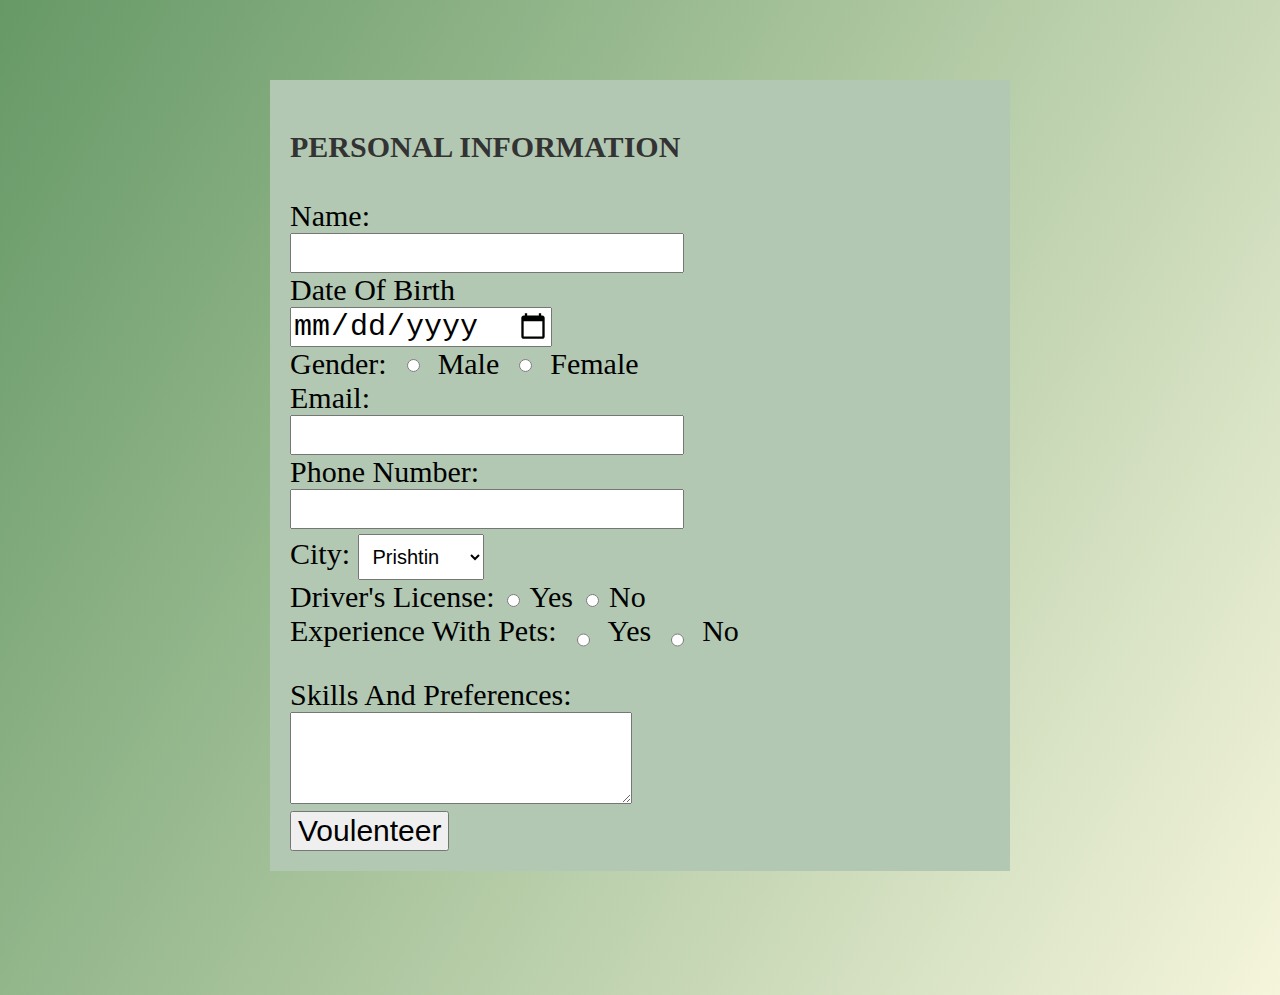
<file: volenteer.html>
<!DOCTYPE html>
<html lang="en">
  <head>
    <meta charset="UTF-8" />
    <meta name="viewport" content="width=device-width, initial-scale=1.0" />

    <style>
      body {
        font-family: "Open Sans", "sans-serif";
        margin: 0;
        padding: 0;
        box-sizing: border-box;
        text-transform: capitalize;
        transition: all 0.2s linear;
        background: linear-gradient(120deg, #669966, beige);
      }
      .container {
        display: flex;
        justify-content: center;
        align-items: center;
        padding: 25px;
        min-height: 100vh;
        padding-bottom: 70px;
        font-size: 30px;
      }

      .container form {
        padding: 20px;
        width: 700px;
        background: rgb(178, 200, 178);
      }

      .container form .row {
        display: flex;
        flex-wrap: wrap;
        gap: 15px;
      }

      .container form .row .col {
        flex: 250px;
      }

      .container form .row .col .title {
        font-size: 30px;
        color: #333;
        padding-bottom: 15px;
        margin-bottom: 20px;
      }

      .container form .row .col .title .inputbox,
      input {
        font-size: 30px;
      }
      .container form .row .col .inputbox span {
        display: block;
      }

      .container form .row .col .inputbox textarea {
        width: 40%;
        padding: 30px;
        resize: vertical;
      }

      .container form .row .col .experience {
        margin-bottom: 15px;
      }

      .container form .row .col .select select {
        flex: 1;
        font-size: 20px;
        padding: 10px;
        margin-top: 5px;
      }
    </style>
  </head>
  <body>
    <div class="container">
      <form action="">
        <div class="row">
          <div class="col">
            <h3 class="title">PERSONAL INFORMATION</h3>

            <div class="inputbox">
              <span>Name:</span>
              <input type="text" />
            </div>

            <div class="inputbox">
              <span>Date of birth</span>
              <input type="date" />
            </div>

            <div class="row gender-inputs">
              <label class="gender-label">Gender:</label>
              <input type="radio" name="Gjinia" />
              <label for="male">Male</label>
              <input type="radio" name="Gjinia" />
              <label for="female">Female</label>
            </div>

            <div class="inputbox">
              <span>Email:</span>
              <input type="email" />
            </div>

            <div class="inputbox">
              <span>Phone Number:</span>
              <input type="tel" />
            </div>

            <div class="select">
              <span>City:</span>
              <select>
                <option value="Prishtina">Prishtin</option>
                <option value="Peja">Pej</option>
                <option value="Mitrovica">Mitrovic</option>
                <option value="Gjilani">Gjilan</option>
                <option value="Gjakova">Gjakova</option>
                <option value="Rahoveci">Rahoveci</option>
                <option value="Ferizaji">Ferizaji</option>
              </select>
            </div>
            <div class="inputbox">
              <label class="license-label">Driver's license:</label>
              <input type="radio" name="prgj" />
              <label for="yes">yes</label>
              <input type="radio" name="prgj" />
              <label for="no">no</label>
            </div>

            <div class="row experience">
              <label class="experience">experience with pets:</label>
              <input type="radio" name="answer" />
              <label for="Yes">Yes</label>
              <input type="radio" name="answer" />
              <label for="No">No</label>
            </div>

            <div class="inputbox">
              <span>Skills and preferences:</span>
              <textarea></textarea>
            </div>
          </div>
        </div>
        <input type="submit" value="Voulenteer" class="submit-btn" />
      </form>
    </div>
  </body>
</html>
</file>
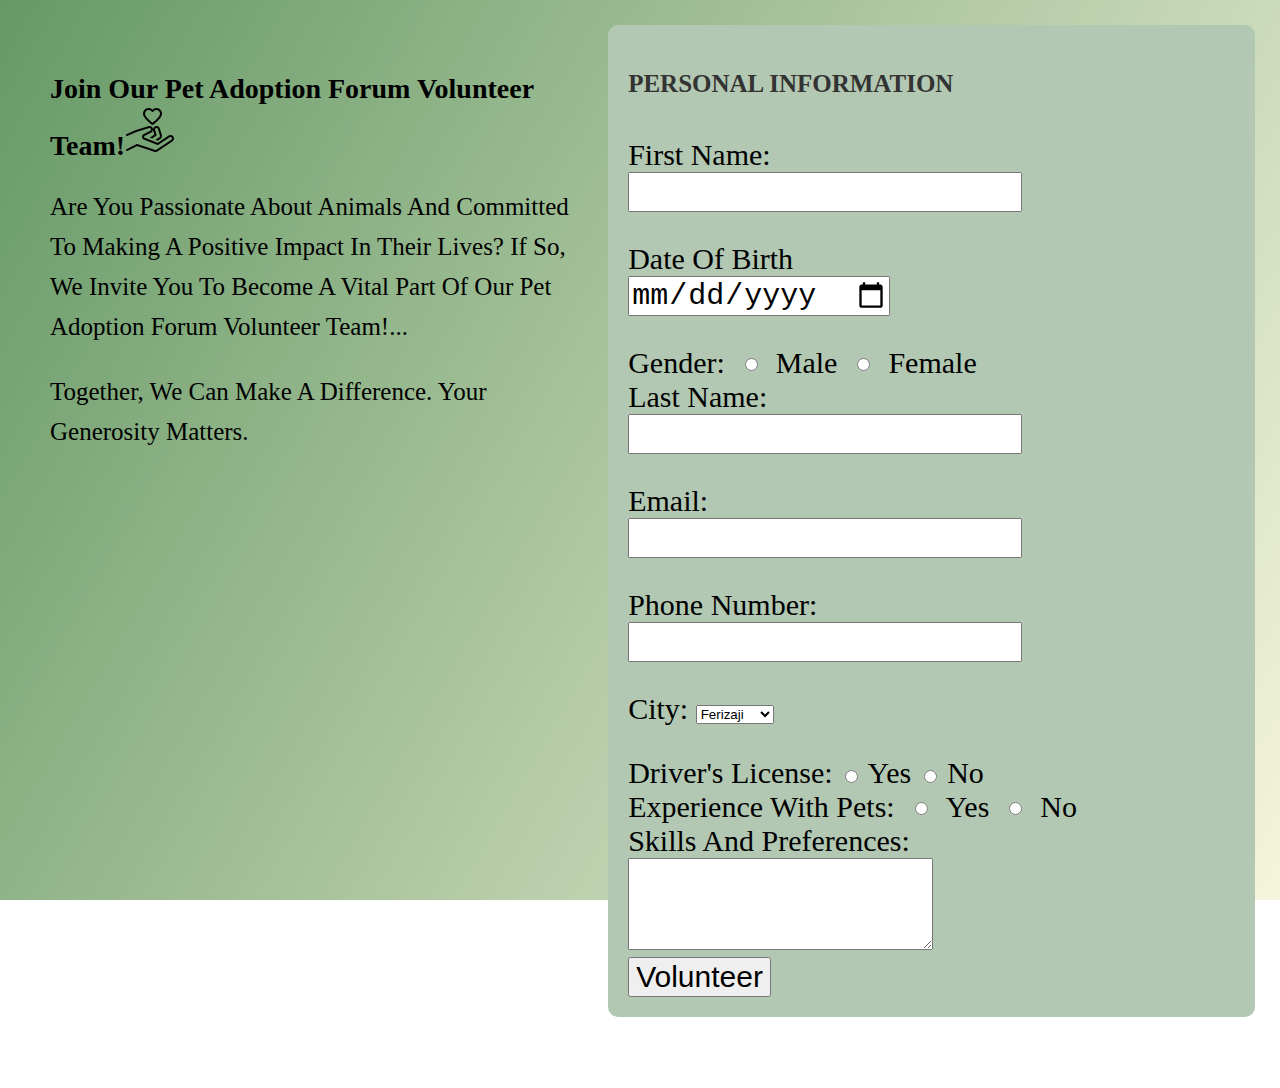
<file: volunteer.html>
<!DOCTYPE html>
<html lang="en">
<head>
  <meta charset="UTF-8" />
  <meta name="viewport" content="width=device-width, initial-scale=1.0" />
  <link rel="stylesheet" href="sign.css">
</head>
<body>
  <div class="container">
    <div class="info">
      <h2>Join Our Pet Adoption Forum Volunteer Team!<img src="img/donate.png" alt="" /></h2>
      <p>Are you passionate about animals and committed to making a positive impact in their lives? If so, we invite you to become a vital part of our Pet Adoption Forum Volunteer Team!...</p>
      <p>Together, we can make a difference. Your generosity matters.</p>
    </div>

    <form id="form">
      <div class="row">
        <div class="col">
          <h3 class="title">PERSONAL INFORMATION</h3>

          <div class="inputbox">
            <span>First Name:</span>
            <input type="text" id="firstName">
            <p id="nameError" class="error"></p>
          </div>

          <div class="inputbox">
            <span>Date of birth</span>
            <input type="date" id="birthDate"/>
            <p id="bDateError" class="error"></p>
          </div>

          <div class="row gender-inputs">
            <label class="gender-label">Gender:</label>
            <input type="radio" name="Gjinia" />
            <label for="male">Male</label>
            <input type="radio" name="Gjinia" />
            <label for="female">Female</label>
          </div>

          <div class="inputbox">
            <span>Last Name:</span>
            <input type="text" id="lastName">
            <p id="lastNameError" class="error"></p>
          </div>

          <div class="inputbox">
            <span>Email:</span>
            <input type="email" id="email">
            <p id="emailError" class="error"></p>
          </div>

          <div class="inputbox">
            <span>Phone Number:</span>
            <input type="tel" id="phoneNr" />
            <p id="phoneNrError" class="error"></p>
          </div>

          <div class="select">
            <span>City:</span>
            <select id="citySelect">
              <option value="Ferizaji">Ferizaji</option>
              <option value="Gjilani">Gjilani</option>
              <option value="Gjakova">Gjakova</option>
              <option value="Mitrovica">Mitrovica</option>
              <option value="Prishtina">Prishtina</option>
              <option value="Peja">Peja</option>
              <option value="Rahoveci">Rahoveci</option>
            </select>
            <p id="cityError" class="error"></p>
          </div>

          <div class="inputbox">
            <label class="license-label">Driver's license:</label>
            <input type="radio" name="prgj" />
            <label for="yes">yes</label>
            <input type="radio" name="prgj" />
            <label for="no">no</label>
          </div>

          <div class="row experience">
            <label class="experience">experience with pets:</label>
            <input type="radio" name="answer" />
            <label for="Yes">yes</label>
            <input type="radio" name="answer" />
            <label for="No">no</label>
          </div>

          <div class="inputbox">
            <span>Skills and preferences:</span>
            <textarea></textarea>
          </div>
        </div>
      </div>
      <input type="submit" value="Volunteer" class="submit-btn" />
    </form>
  </div>

  <script type="module" src="validation.js"></script>
  <script type="module">
    import { validateName, validateEmail, validatePhoneNr, validateBdate } from './validation.js';

    document.getElementById('form').addEventListener('submit', function(event) {
      var isValidName = validateName();
      var isValidEmail = validateEmail();
      var isValidPhoneNr = validatePhoneNr();
      var isValidBdate = validateBdate();  

      if (!isValidName || !isValidEmail || !isValidPhoneNr || !isValidBdate ) {
        event.preventDefault();
      }
    });
</script>
</body>
</html>
</file>
<file: style.css>
body {
    margin: 10px;
    font-family: 'Open Sans', sans-serif;
    font-size: 17px;
    font-weight: bolder;
}


header {
    background-color: white;
    color: white;
    padding: 15px 0;
}

.container {
    display: flex;
    justify-content: space-between;
    align-items: center;
    margin-left: 20px;
    margin-right: 20px;
}

.logo {
    text-decoration: none;
    font-family: 'Gill Sans', 'Gill Sans MT', Calibri, 'Trebuchet MS', sans-serif;
    font-size: 28px;
    color: grey;
    
}

.navbar {
    display: flex;
    justify-content: center;
    align-items: center;
}

.navbar a {
    text-decoration: none;
    color: rgb(78, 129, 78);
    padding: 10px 15px;
    margin: 0 10px; 
}


.button {
    display: inline-block;
    padding: 10px 20px;
    font-size: 16px;
    font-weight: bold;
    text-align: center;
    text-decoration: none;
    background-color: gray; 
    color: white;
    border: none;
    border-radius: 7px;
    cursor: pointer;
    transition: background-color 0.3s;
}
.Welcome{
    color: rgb(91, 91, 91);
    width: 100%;
    height: 300px;
    background-image:url(img/dTuctf.jpg) ;
    background-size: cover;
    display: flex;
    align-items: center;
    justify-content: center;
  }
  
  
  .box {
    
    color:black;
    font-size: 10px;
    align-items: center;
    display: flex;
    flex-direction: row;
    justify-content: center;
    align-items: center;
    margin-top: 100px;
    padding: 20px;
  }
  
  .box a{
    text-decoration: none;
    color: black;
    font-size: 15px;
  }
  
  
  .Adopting,
  .Volunteering,
  .Charity {
      width: fit-content;
      padding: 20px;
      border-radius: 10px;
      height: 270px;
      margin-right: 10px;
      position: relative;
      background-size: cover;
      background-position: center;
      box-sizing: border-box; 
  }
  
  .Adopting {
    background-image: url(img/adopt.jpg);
    box-shadow: 0 0 10px rgba(4, 79, 48, 0.7); 
  }
  .Volunteering {
    background-image: url(img/volunteer.jpeg);
    box-shadow: 0 0 10px rgba(4, 79, 48, 0.7); 
  }
  .Charity {
    background-image: url(img/donate2.jpeg);
    box-shadow: 0 0 10px rgba(4, 79, 48, 0.7); 
  }
  .button:hover {
      background-color :black; 
  }
  
  .box2 {
    display: flex;
    justify-content: center;
    align-items: center;
    flex-direction: column; 
    background-color: rgb(245, 245, 245);
    box-shadow: 0 0 10px rgba(4, 79, 48, 0.7);     
    padding: 20px;
    margin-top: 17%;
    border-radius: 60px;
  }
  
  .aboutus {
    text-align: center; 
    margin-bottom: 20px;
  }
  
  .text {
    text-align: justify;
    width: 80%; 
    max-width: 800px; 
    font-family: system-ui,'Open Sans', sans-serif;
    font-weight: normal;
  }
  
  .title{
    display: flex;
    justify-content: center;
    align-items: center;
    margin-top: 50px;
    font-size: 20px;
    padding: 20px;

  }

.box3 {
 margin-top: 20px;
  box-shadow: 0 0 10px rgba(4, 79, 48, 0.7);  
  display: flex;
  flex-wrap: wrap;
  justify-content: space-between;
  padding: 40px;
  border-radius: 60px;
  margin-bottom: 20px;
}

.titulli {
  width: 100%;
  text-align: center;
  margin-bottom: 10px;
}


.review {
  width: calc(33.33% - 20px);
  margin-bottom: 10px;
  padding: 20px;
  box-sizing: border-box;
  background-color: #afccaf;
  border-radius: 40px;
}

.review img {
  width: 40px;
}

.review h3 {
  display: inline;
}

.review p {
  font-size: 15px;
  color: #555;
}




  @media only screen and (max-width: 767px) {
    .container {
      flex-direction: column;
      align-items: stretch;
    }

    .logo {
      margin-bottom: 15px;
    }

    .navbar {
      margin-bottom: 15px;
    }

    .navbar a {
      display: block;
      margin: 5px 0;
    }

    .button {
      width: 90%;
    }
  
    .main {
      padding: 10px;
    }
  
    .box {
      display: flex;
      flex-direction: column;
      align-items: center;
    }
  
    .box .Adopting,
    .box .Volunteering,
    .box .Charity {
      width: 100%;
      margin-bottom: 20px;
    }
    
    .box3{
  display: flex;
  justify-content: space-around;
  flex-wrap: wrap;
  margin: 20px;
}

.review{
  width: 300px;
  padding: 20px;
  margin: 10px;
  border: 1px solid #ccc;
  text-align: center;
  overflow: hidden;
}

.review h3 {
  margin-bottom: 10px;
  font-size: 1.2em;
  overflow: hidden;
  text-overflow: ellipsis;
  white-space: nowrap;
}

.review p {
  font-style: italic;
  font-size: 14px;
  line-height: 1.4;
  overflow: hidden;
    }
    
  }
  /*Review ends*/
  /*Footer */
  footer {
    background-color: #6d6b6b;
  }
  
  .about {
    text-align: center;
    margin-bottom: 20px;
  }
  
  .about ul {
    list-style: none;
    padding: 20px 0;
  }
  
  .about ul li {
    display: inline-block;
    margin: 0 15px;
  }
  
  .about ul li a {
    text-decoration: none;
    color: white;
  }
  .about ul li a:hover {
    color: rgb(43, 40, 40);
  }
  
  .footer {
    text-align: center;
  }
  
  .footer h3 {
    color:white;
    font-size: 20px;
  }
  
  .contact {
    display: flex;
    justify-content: center;
    margin-top: 20px;
  }
  
  .contact a {
    text-decoration: none;
    padding: 10px;
    background-color: #ddd;
    margin: 10px;
    border-radius: 50%;
    display: inline-block;
  }
  
  .contact a img {
    width: 30px;
  }
  
  .bottom {
    background-color: #464444;
    text-align: center;
    color: #f8eaea;
  }
</file>
<file: sign.css>
body {
  font-family: "Open Sans", "sans-serif";
  margin: 0;
  padding: 0;
  box-sizing: border-box;
  outline: none;
  border: none;
  text-transform: capitalize;
  transition: all 0.2s linear;
  background: linear-gradient(120deg, #669966, beige) no-repeat fixed;
  background-size: cover;
}

.container {
  display: flex;
  justify-content: space-between;
  align-items: flex-start;
  padding: 25px;
  font-size: 30px;
  padding-bottom: 70px;
}

.container form {
  padding: 20px;
  width: 700px;
  background: rgb(178, 200, 178);
  border-radius: 10px;
}

.container form .row {
  display: flex;
  flex-wrap: wrap;
  gap: 15px;
}

.container form .col {
  flex: 250px;
}

.container form .row .col .title {
  font-size: 25px;
  color: #333;
  padding-bottom: 15px;
  text-transform: uppercase;
}

.container form .row .col .title .inputbox,
.container form input {
  font-size: 30px;
}

.container form .row .col .inputbox textarea {
  width: 40%;
  padding: 30px;
  resize: vertical;
}

.container form .row .col .inputbox span {
  display: block;
}

.info {
  padding: 25px;
  width: 50%;
  background-color: transparent;
}

.info h2 {
  font-size: 28px;
  margin-bottom: 15px;
}

.info p {
  font-size: 25px;
  line-height: 1.6;
}

.par2 {
  font-size: 20px;
}

@media only screen and (max-width: 768px) {
  .container {
    flex-direction: column;
    align-items: center;
  }

  .container form {
    width: 100%;
  }

  .container form .row .col .inputbox textarea {
    width: 100%;
  }

  .info {
    width: 100%;
  }
}
</file>
